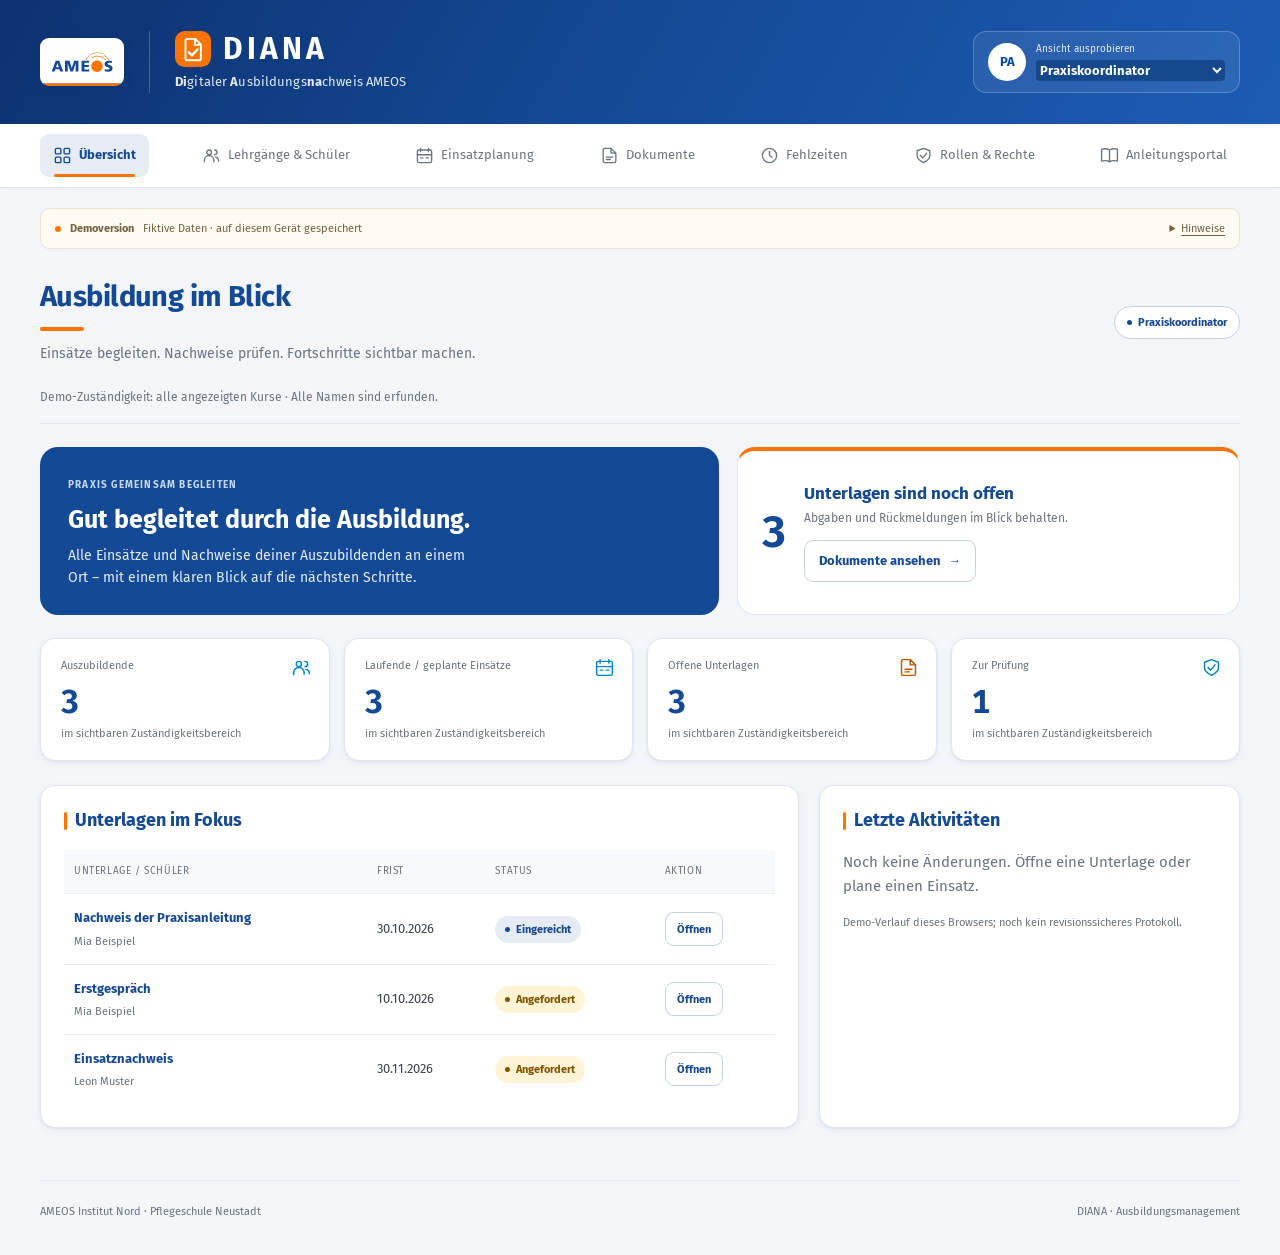
<file: management-prototype/index.html>
<!doctype html>
<html lang="de">
<head>
<meta charset="utf-8"><meta name="viewport" content="width=device-width,initial-scale=1">
<meta name="theme-color" content="#144995"><title>DIANA · Ausbildungsmanagement</title>
<link rel="stylesheet" href="fonts.css"><link rel="stylesheet" href="style.css">
</head>
<body>
<a class="skip-link" href="#app">Zum Inhalt</a>
<header class="buehne"><div class="header-wrap">
<svg class="logobox" xmlns="http://www.w3.org/2000/svg" viewBox="0 0 179 103" role="img" aria-label="AMEOS"><rect width="179" height="97" fill="#ffffff"/><rect y="97" width="179" height="6" fill="#ff7400"/><path fill="#ff7400" d="M136.219 36.808 C136.021 37.165 136.150 37.615 136.506 37.813 C140.279 39.908 143.416 42.971 145.582 46.671 C145.788 47.025 146.241 47.143 146.593 46.937 C146.944 46.731 147.065 46.277 146.859 45.926 C144.559 41.995 141.228 38.743 137.225 36.521 C136.867 36.322 136.417 36.451 136.219 36.808"/><path fill="#ff7400" d="M97.419 46.081 C97.228 46.442 97.366 46.890 97.729 47.080 C98.090 47.270 98.537 47.132 98.727 46.771 C105.252 34.390 119.980 28.994 132.985 34.218 C133.364 34.369 133.794 34.187 133.947 33.807 C134.098 33.428 133.916 32.998 133.536 32.845 C119.826 27.337 104.300 33.028 97.419 46.081"/><path fill="#ff7400" d="M109.947 42.196 C109.621 42.441 109.556 42.905 109.801 43.231 C110.047 43.558 110.511 43.623 110.836 43.378 C119.661 36.734 132.265 38.495 138.930 47.302 C139.176 47.628 139.640 47.691 139.966 47.445 C140.291 47.198 140.355 46.735 140.109 46.410 C132.952 36.953 119.421 35.063 109.947 42.196"/><path fill="#144995" d="M37.233 53.402 L37.168 53.402 L34.240 62.284 L39.934 62.284 L37.233 53.402 M33.524 48.717 L40.942 48.717 L49.694 71.425 L43.057 71.425 L41.365 66.578 L32.841 66.578 L31.051 71.425 L24.903 71.425 L33.524 48.717"/><path fill="#144995" d="M53.275 48.717 L62.808 48.717 L67.623 63.812 L67.688 63.812 L72.730 48.717 L81.905 48.717 L81.905 71.425 L75.983 71.425 L76.081 53.987 L76.017 53.987 L70.226 71.425 L64.662 71.425 L59.132 53.987 L59.066 53.987 L59.197 71.425 L53.275 71.425 L53.275 48.717"/><path fill="#144995" d="M88.534 48.717 L104.541 48.717 L104.541 53.012 L94.585 53.012 L94.585 57.696 L103.988 57.696 L103.988 61.990 L94.585 61.990 L94.585 67.131 L104.899 67.131 L104.899 71.425 L88.534 71.425 L88.534 48.717"/><path fill="#144995" d="M138.347 65.830 C139.908 66.676 142.088 67.327 144.593 67.327 C146.511 67.327 148.335 66.937 148.335 65.114 C148.335 60.885 137.599 63.552 137.599 55.289 C137.599 49.824 142.934 48.327 147.489 48.327 C149.668 48.327 151.815 48.653 153.345 49.173 L152.955 53.857 C151.392 53.142 149.636 52.817 147.912 52.817 C146.384 52.817 143.845 52.946 143.845 54.931 C143.845 58.607 154.581 56.135 154.581 64.333 C154.581 70.222 149.636 71.816 144.593 71.816 C142.479 71.816 139.844 71.491 137.826 70.840 L138.347 65.830"/><path fill="#ff7400" d="M133.659 60.051 C133.659 66.803 128.185 72.276 121.435 72.276 C114.682 72.276 109.210 66.803 109.210 60.051 C109.210 53.300 114.682 47.826 121.435 47.826 C128.185 47.826 133.659 53.300 133.659 60.051"/></svg>
<a class="brand" href="#" aria-label="DIANA – zur Übersicht"><div class="diana"><svg class="diana-zeichen" viewBox="0 0 48 48" aria-hidden="true"><rect width="48" height="48" rx="13" fill="var(--orange,#ff7400)"/><path d="M16.5 10.5h10.5l7.5 7.5v18.5a2.5 2.5 0 0 1-2.5 2.5h-15.5a2.5 2.5 0 0 1-2.5-2.5v-23.5a2.5 2.5 0 0 1 2.5-2.5z" fill="none" stroke="#fff" stroke-width="2.6" stroke-linejoin="round"/><path d="M26.5 10.5v8h8" fill="none" stroke="#fff" stroke-width="2.6" stroke-linejoin="round"/><path d="M18.5 28.5l4 4 7.5-8" fill="none" stroke="#fff" stroke-width="3" stroke-linecap="round" stroke-linejoin="round"/></svg><span>DIANA</span></div><p><b>Di</b>gitaler <b>A</b>usbildungs<b>na</b>chweis AMEOS</p></a>
<div class="profile"><span class="avatar" aria-hidden="true">PA</span><label for="role"><span>Ansicht ausprobieren</span><select id="role"></select></label></div>
</div></header>
<div class="register"><nav id="nav" aria-label="Hauptnavigation"></nav></div>
<main class="wrap"><div class="notice"><span class="demo-dot" aria-hidden="true"></span><b>Demoversion</b><span>Fiktive Daten · auf diesem Gerät gespeichert</span><details><summary>Hinweise</summary><p>Die Rollen dienen zum Ausprobieren. Echte Benutzerkonten und geschützte gemeinsame Speicherung sind noch nicht angebunden.</p></details></div><section id="app" tabindex="-1" aria-label="Arbeitsbereich"></section>
<footer class="page-footer"><span>AMEOS Institut Nord · Pflegeschule Neustadt</span><span>DIANA · Ausbildungsmanagement</span></footer></main>
<dialog id="dialog" aria-labelledby="dialog-title"><form id="form"><div id="fields"></div><footer><button type="button" id="cancel">Abbrechen</button><button class="primary">Speichern</button></footer></form></dialog><div id="toast" role="status" aria-live="polite"></div><script src="app.js"></script>
</body></html>
</file>
<file: management-prototype/fonts.css>
@font-face{font-family:'Fira Sans';font-style:normal;font-weight:400;font-display:swap;src:url([data-uri]) format('woff2')}
@font-face{font-family:'Fira Sans';font-style:normal;font-weight:700;font-display:swap;src:url([data-uri]) format('woff2')}
</file>
<file: management-prototype/style.css>
:root{color-scheme:light;--dunkelblau:#144995;--orange:#ff7400;--blau:#0085c8;--anthrazit:#646363;--weiss:#fff;--dunkelblau-10:#e7ecf4;--dunkelblau-25:#c4d1e4;--orange-10:#fff1e5;--grund:#f3f5f9;--linie:#e1e6ee;--text:#3d4651;--leise:#6b7480;--schatten:0 1px 2px rgba(16,40,80,.06),0 2px 8px rgba(16,40,80,.05);font-family:'Fira Sans',Arial,sans-serif;color:var(--text);background:var(--grund);font-synthesis:weight}*{box-sizing:border-box}body{margin:0;font-size:15px;line-height:1.55;-webkit-font-smoothing:antialiased}button,input,textarea,select{font:inherit}button,a,input,select,textarea{touch-action:manipulation}:focus-visible{outline:3px solid var(--orange);outline-offset:3px}a{color:var(--dunkelblau)}button,.button{display:inline-flex;justify-content:center;align-items:center;gap:7px;border:1px solid var(--dunkelblau-25);border-radius:9px;background:#fff;color:var(--dunkelblau);padding:9px 14px;min-height:42px;font-size:13px;font-weight:700;text-decoration:none;cursor:pointer;transition:background .15s,border-color .15s}button:hover,.button:hover{background:var(--dunkelblau-10);border-color:var(--dunkelblau)}button:active,.button:active{transform:translateY(1px)}.primary{color:#fff;background:var(--dunkelblau);border-color:var(--dunkelblau)}.primary:hover{color:#fff;background:#0d3270}.skip-link{position:fixed;top:-80px;left:16px;z-index:40;background:white;padding:12px}.skip-link:focus{top:10px}.wrap,.header-wrap,#nav{width:min(100%,1280px);margin:auto;padding-inline:40px}.buehne{color:#fff;background:linear-gradient(120deg,#0d3270 0%,#144995 48%,#1d5cb4 100%)}.header-wrap{display:flex;align-items:center;gap:25px;min-height:124px;padding-block:20px}.logobox{width:84px;flex:none;filter:drop-shadow(0 2px 5px #08255524);border-radius:9px}.brand{padding-left:25px;border-left:1px solid #ffffff38;color:white;text-decoration:none}.diana{display:flex;align-items:center;gap:12px;font-weight:700;font-size:30px;letter-spacing:.13em;line-height:1.2}.diana-zeichen{width:36px;height:36px}.brand p{font-size:13px;letter-spacing:.01em;margin:5px 0 0;color:#e2eafa}.profile{margin-left:auto;display:flex;align-items:center;gap:10px;border:1px solid #ffffff38;background:#ffffff13;border-radius:13px;padding:10px 14px}.avatar{height:38px;width:38px;display:grid;place-items:center;background:#fff;color:var(--dunkelblau);border-radius:50%;font-size:13px;font-weight:700}.profile label>span{display:block;font-size:10px;color:#e2eafa;margin-bottom:2px}.profile select{color:#fff;background:#16488c;border:0;border-radius:4px;font-size:13px;font-weight:700;padding:2px 22px 2px 0;max-width:235px}.profile option{color:var(--text);background:white}.register{background:white;border-bottom:1px solid var(--linie);position:sticky;top:0;z-index:10;box-shadow:0 2px 8px #10285004}#nav{display:flex;gap:4px;padding-block:10px;overflow-x:auto;scrollbar-width:thin}#nav button{white-space:nowrap;border:0;color:var(--leise);background:none;position:relative;padding:10px 13px;font-size:13px;min-height:43px;font-weight:400}#nav button:hover{background:var(--grund);color:var(--dunkelblau)}#nav button.active{background:var(--dunkelblau-10);color:var(--dunkelblau);font-weight:700}#nav button.active:after{content:'';position:absolute;height:3px;bottom:0;left:14px;right:14px;background:var(--orange);border-radius:3px}.icon{width:19px;height:19px;display:block;flex:none;stroke:currentColor;fill:none;stroke-width:1.7;stroke-linecap:round;stroke-linejoin:round}main{padding-block:20px 35px}.notice{display:flex;align-items:center;gap:9px;font-size:11px;color:#756444;padding:11px 14px;border:1px solid #eee3cb;background:#fffbf3;border-radius:9px}.notice b{font-size:11px}.demo-dot{height:6px;width:6px;border-radius:50%;background:var(--orange);flex:none}.notice details{margin-left:auto;position:relative}.notice summary{cursor:pointer;white-space:nowrap;text-decoration:underline;text-underline-offset:3px}.notice details p{position:absolute;right:0;top:24px;width:min(310px,80vw);padding:16px;margin:0;background:white;box-shadow:var(--schatten);border:1px solid var(--linie);border-radius:10px;color:var(--text);z-index:12;font-size:12px}h1,h2,h3{color:var(--dunkelblau);line-height:1.25}h1{font-size:29px;letter-spacing:-.02em;margin:0 0 7px}h2{font-size:18px;margin:0 0 18px}p{color:var(--leise);margin:0 0 16px;line-height:1.6}.title-row{display:flex;align-items:center;justify-content:space-between;gap:20px;margin:30px 0 22px}.title-row p{font-size:14px;margin:0}.title-row h1:after{content:'';display:block;width:44px;height:4px;background:var(--orange);border-radius:6px;margin:12px 0}.badge{font-size:11px;font-weight:700;border-radius:999px;padding:5px 10px;display:inline-flex;align-items:center;gap:6px;background:#e8f5e9;color:#25662b;white-space:nowrap}.badge:before{content:'';width:5px;height:5px;border-radius:50%;background:currentColor}.badge.warn{background:#fff4d6;color:#805400}.badge.blue{background:var(--dunkelblau-10);color:var(--dunkelblau)}.title-row>.badge{background:white;color:var(--dunkelblau);border:1px solid var(--dunkelblau-25);padding:7px 12px}.scope{font-size:12px;color:var(--leise);padding:0 0 17px;margin-bottom:5px;border-bottom:1px solid var(--linie)}.welcome{display:grid;grid-template-columns:1.35fr 1fr;gap:18px;margin:23px 0}.welcome-main{padding:25px 28px;background:var(--dunkelblau);border-radius:18px;color:white;position:relative;overflow:hidden}.welcome-main h2{font-size:25px;color:white;margin:9px 0}.welcome-main p{color:#e4edfa;font-size:14px;max-width:52ch;margin:0}.eyebrow{font-size:10px;text-transform:uppercase;letter-spacing:.12em;font-weight:700}.welcome-main .eyebrow{color:#c4d8f6}.welcome-side{background:#fff;border-radius:18px;border:1px solid var(--linie);border-top:4px solid var(--orange);padding:21px 24px;display:flex;align-items:center;gap:18px}.focus-number{font-size:43px;line-height:1;color:var(--dunkelblau);font-weight:700;font-variant-numeric:tabular-nums}.welcome-side h2{font-size:17px;margin:0 0 5px}.welcome-side p{font-size:12px;margin:0 0 12px}.stats{display:grid;grid-template-columns:repeat(4,minmax(0,1fr));gap:14px;margin:20px 0 24px}.stat,.panel{background:white;border:1px solid var(--linie);border-radius:15px;box-shadow:var(--schatten)}.stat{padding:18px 20px;position:relative}.stat small{display:block;color:var(--leise);font-size:11px}.stat small:first-child{font-size:12px;color:var(--dunkelblau);padding-right:28px}.stat strong{display:block;font-size:32px;line-height:1.4;color:var(--dunkelblau);font-variant-numeric:tabular-nums;margin:6px 0 1px}.stat>.icon{position:absolute;right:17px;top:18px;color:var(--blau);height:21px;width:21px}.stat:nth-child(3)>.icon{color:#c25700}.grid{display:grid;grid-template-columns:minmax(0,1.8fr) minmax(260px,1fr);gap:20px}.panel{padding:23px;margin-bottom:20px;overflow:auto;min-width:0}.panel>h2{display:flex;align-items:center;gap:8px}.panel>h2:before{content:'';height:18px;width:3px;background:var(--orange);border-radius:3px}.panel p:last-child{margin-bottom:0}table{border-collapse:collapse;width:100%;font-size:13px;text-align:left}th{color:var(--leise);font-size:10px;font-weight:400;letter-spacing:.06em;text-transform:uppercase;background:#f8f9fc}th,td{padding:14px 10px;border-bottom:1px solid #e9edf3;vertical-align:middle}td b{font-weight:700;color:var(--dunkelblau)}td small{display:block;color:var(--leise);font-size:11px;margin-top:4px}tbody tr:last-child td{border-bottom:0}tbody tr:hover{background:#fafbfe}td button{font-size:11px;min-height:34px;padding:6px 11px}.actions{display:flex;gap:6px;flex-wrap:wrap}.progress{height:5px;border-radius:8px;background:var(--dunkelblau-10);min-width:75px;max-width:190px;margin-top:7px}.progress span{display:block;background:var(--orange);height:100%;border-radius:8px}.card-list{display:grid;gap:0}.item{border:0;border-bottom:1px solid var(--linie);padding:12px 0;font-size:13px}.item:last-child{border:0}.item small{display:block;color:var(--leise);font-size:10px;margin-top:5px}.toolbar{display:flex;gap:10px;flex-wrap:wrap;margin-bottom:20px}.toolbar input{min-width:min(100%,310px)}.muted{font-size:11px;color:var(--leise);margin-top:16px}select,input,textarea{font:inherit;color:var(--text);background:#fff;border:1px solid #b7c3d3;border-radius:8px;padding:10px 12px;max-width:100%}input:hover,textarea:hover,select:hover{border-color:var(--dunkelblau)}textarea{resize:vertical;min-height:110px}textarea[readonly]{background:#f4f6fa;color:#526174}dialog{border:1px solid var(--linie);border-top:4px solid var(--orange);border-radius:18px;box-shadow:0 20px 90px #0d327044;padding:28px;width:550px;max-width:calc(100vw - 28px);max-height:90dvh;overflow:auto;color:var(--text);font-family:inherit}dialog::backdrop{background:#0c284c80;backdrop-filter:blur(3px)}dialog h2{margin:0 0 12px;font-size:22px}dialog p{font-size:13px}dialog label{display:block;color:var(--dunkelblau);font-size:13px;font-weight:700;margin:16px 0}dialog input,dialog textarea,dialog select{display:block;width:100%;margin-top:6px;font-weight:400}dialog .scope{background:var(--orange-10);color:#8c4a19;padding:12px;border-radius:8px;border:0}dialog footer{display:flex;justify-content:flex-end;gap:8px;flex-wrap:wrap;margin-top:24px;padding-top:18px;border-top:1px solid var(--linie)}.page-footer{display:flex;justify-content:space-between;gap:15px;border-top:1px solid var(--linie);padding:22px 0 0;margin-top:32px;font-size:11px;color:var(--leise)}#toast{position:fixed;bottom:25px;right:25px;max-width:calc(100vw - 30px);background:var(--dunkelblau);border-left:4px solid var(--orange);color:#fff;padding:14px 22px;border-radius:10px;box-shadow:var(--schatten);display:none;z-index:30;font-size:13px}#app:focus{outline:none}@media(min-width:1100px){#nav{justify-content:space-between}}@media(max-width:1000px){.wrap,.header-wrap,#nav{padding-inline:25px}.grid{grid-template-columns:1fr}.welcome{grid-template-columns:1.2fr 1fr}.stats{grid-template-columns:repeat(2,minmax(0,1fr))}.header-wrap{gap:18px}.brand{padding-left:18px}.profile{padding:8px}.avatar{display:none}}@media(max-width:650px){.wrap,.header-wrap,#nav{padding-inline:16px}.header-wrap{flex-wrap:wrap;gap:13px;min-height:0;padding-block:16px}.logobox{width:58px;border-radius:6px}.brand{padding-left:13px;flex:1}.diana{font-size:23px;gap:8px}.diana-zeichen{width:28px;height:28px}.brand p{font-size:10px;margin-top:4px}.profile{width:100%;margin:0;background:#ffffff0c;min-height:43px;padding:6px 10px;border-radius:8px}.profile label{display:flex;align-items:center;justify-content:space-between;gap:8px;width:100%}.profile label>span{margin:0;font-size:11px}.profile select{max-width:58%;font-size:12px;padding:5px;background:#15458b}.register{position:static}#nav{gap:3px;padding-block:9px}#nav button{font-size:12px;padding-inline:10px}#nav .icon{width:17px;height:17px}.notice{flex-wrap:wrap;gap:6px;font-size:10px;padding:10px}.notice>span:not(.demo-dot){font-size:10px}.notice details{margin-left:auto}.title-row{margin:24px 0 17px;align-items:flex-start;gap:10px}.title-row>.badge{font-size:9px;padding:5px 8px;white-space:normal;max-width:120px}.title-row h1{font-size:24px}.title-row p{font-size:12px}.scope{font-size:10px;line-height:1.6}.welcome{grid-template-columns:1fr;gap:12px;margin:17px 0}.welcome-main{padding:22px;border-radius:15px}.welcome-main h2{font-size:23px}.welcome-side{padding:18px 20px;border-radius:15px}.stats{gap:10px;margin:15px 0 20px}.stat{padding:15px}.stat small:first-child{font-size:11px;padding-right:15px;min-height:34px}.stat small{font-size:9px}.stat strong{font-size:29px}.stat>.icon{width:16px;height:16px;right:12px;top:17px}.panel{padding:17px 14px;border-radius:13px}.panel h2{font-size:16px}table{font-size:12px;min-width:490px}th,td{padding:12px 8px}dialog{padding:21px}dialog footer button{flex:1}.page-footer{flex-direction:column;gap:5px;font-size:10px}#toast{bottom:15px;right:15px}}@media(prefers-reduced-motion:reduce){*,*:before,*:after{scroll-behavior:auto!important;transition:none!important;animation:none!important}}

@media(max-width:650px){.document-table{min-width:0;display:block}.document-table thead{display:none}.document-table tbody{display:grid;gap:12px}.document-table tr{display:grid;grid-template-columns:1fr auto;gap:8px 12px;border:1px solid var(--linie);border-radius:10px;padding:14px}.document-table td{display:block;padding:0;border:0!important;min-width:0}.document-table td:first-child{grid-column:1/-1;margin-bottom:4px}.document-table td[data-label]:before{content:attr(data-label);display:block;font-size:9px;color:var(--leise);margin-bottom:3px}.document-table td:last-child{grid-column:1/-1;margin-top:5px}.document-table td:last-child button{width:100%;min-height:40px}.document-table td[colspan]{grid-column:1/-1}}
</file>
